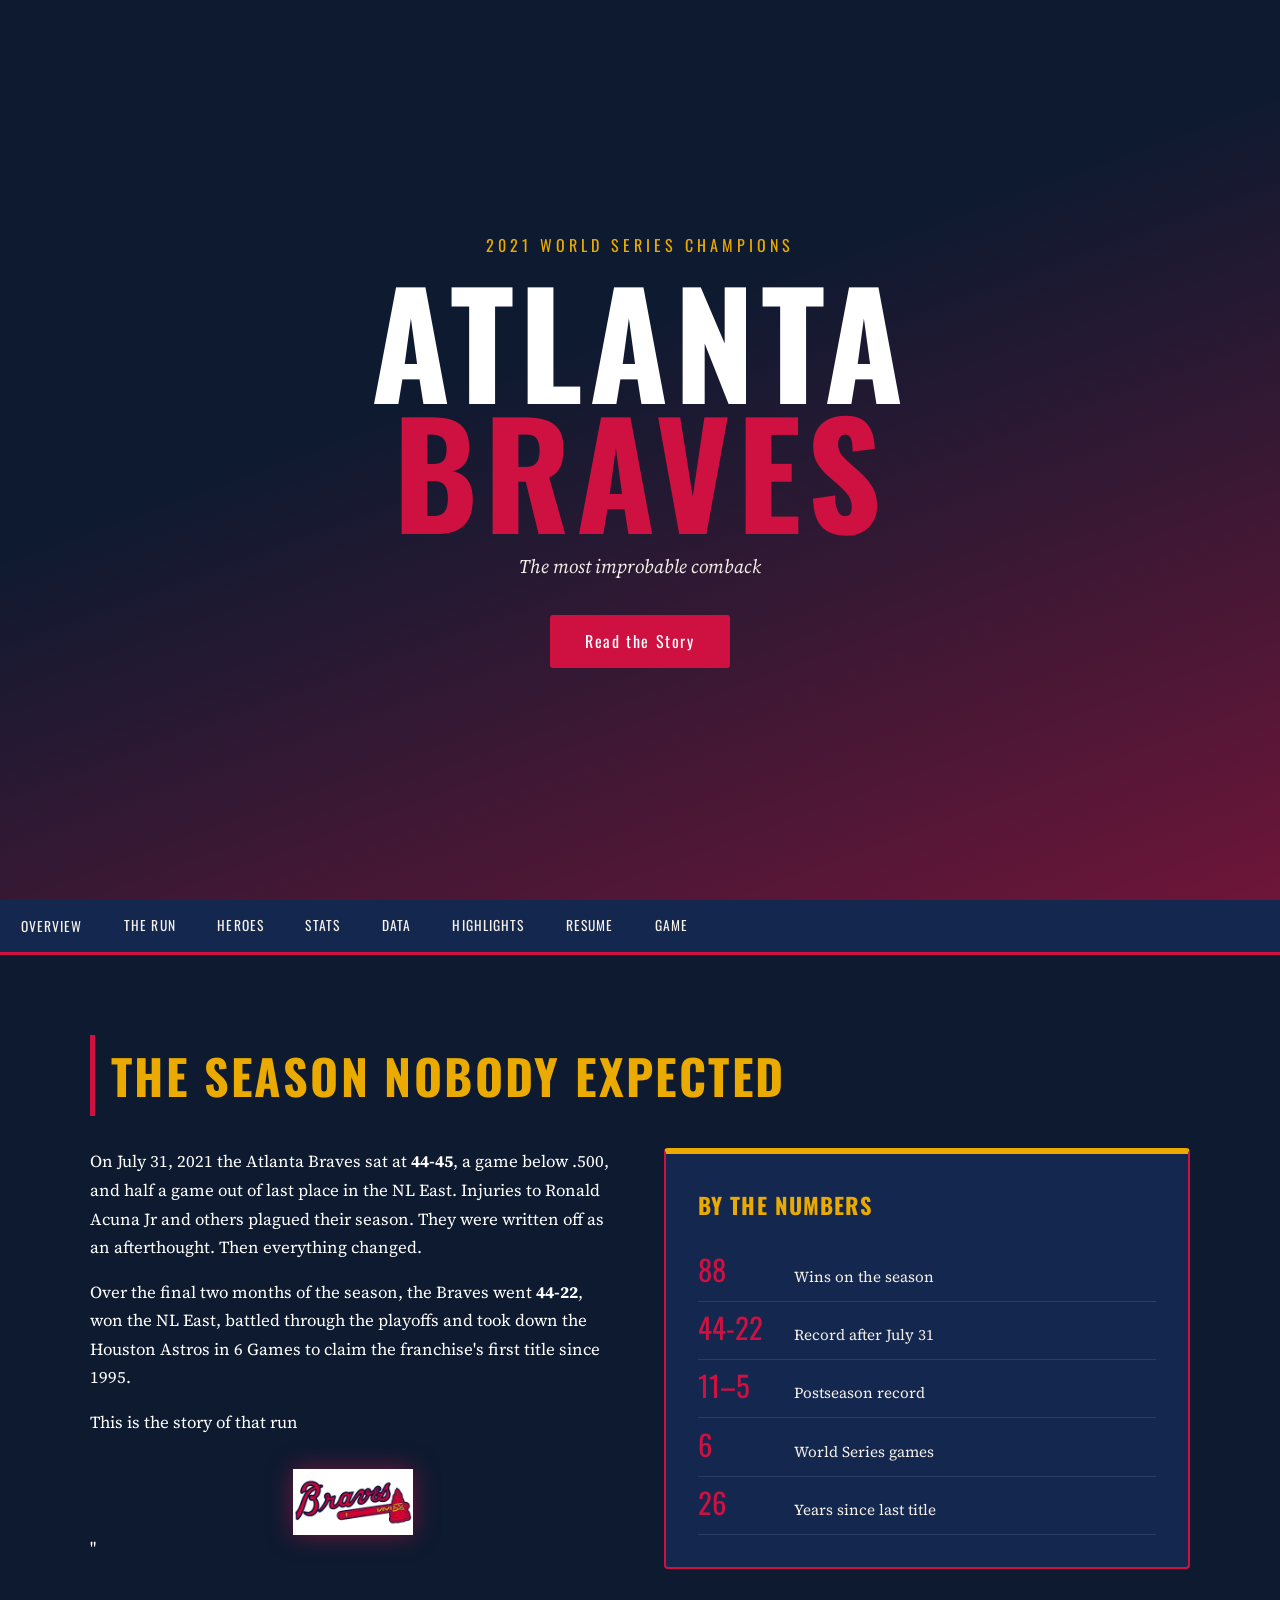
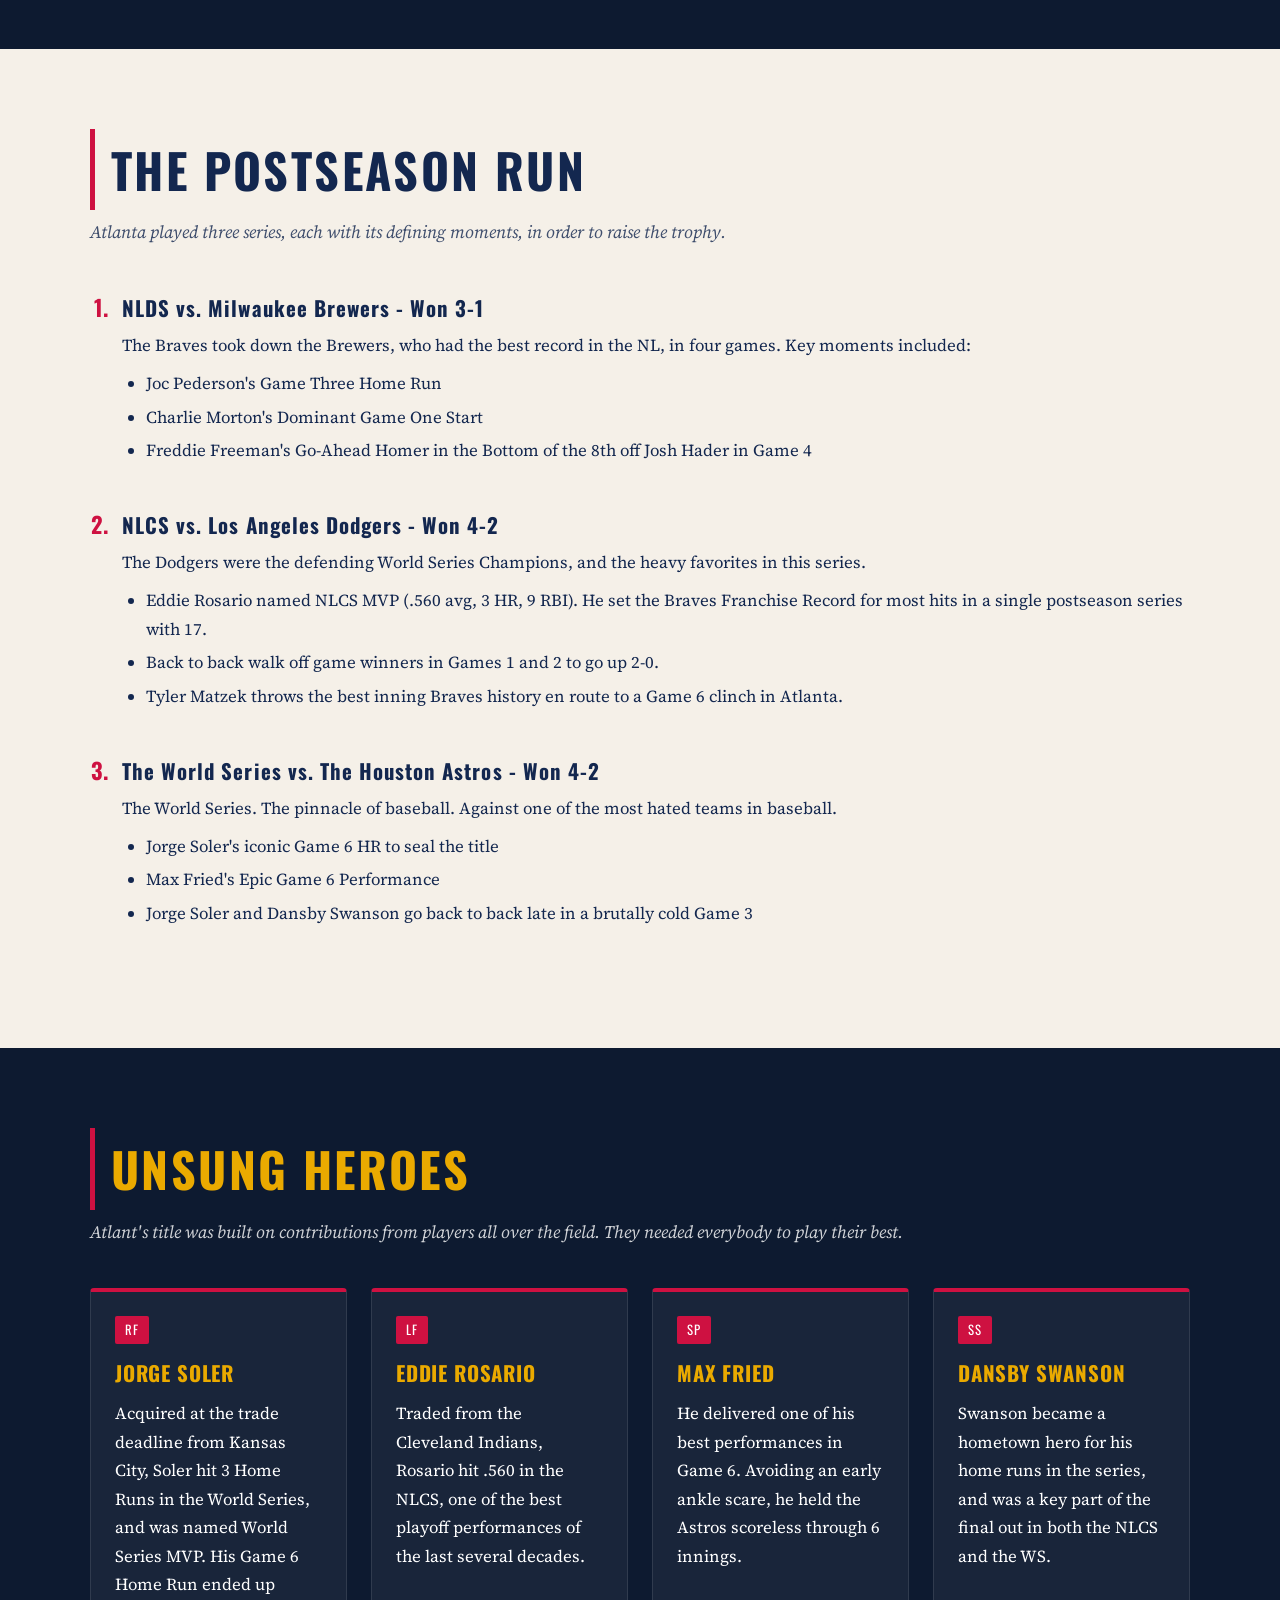
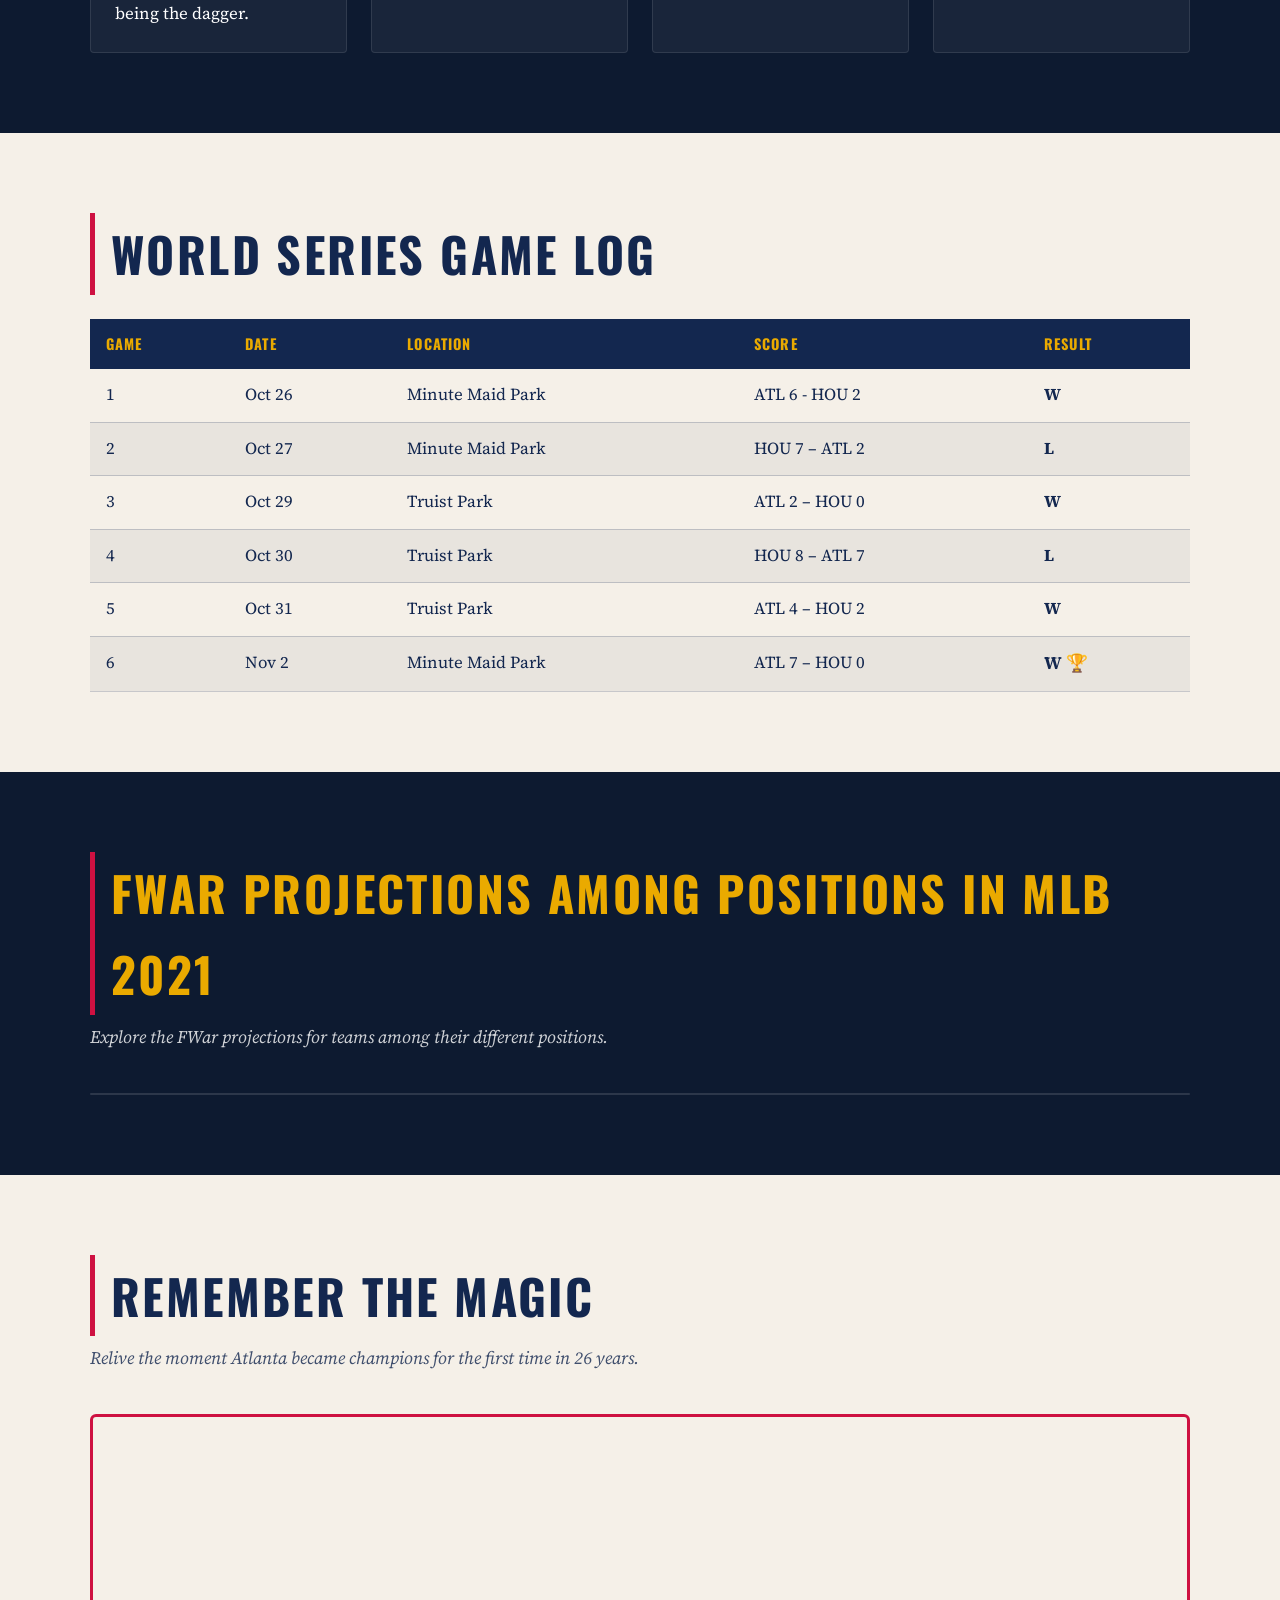
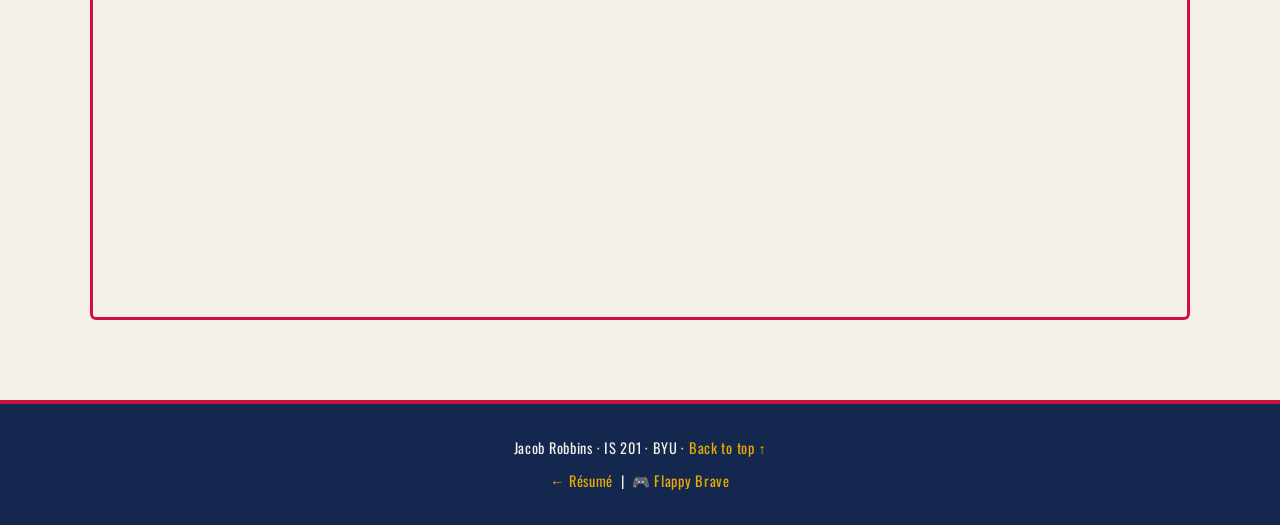
<file: braves.html>
<!DOCTYPE html>
<html lang="en">
<head>
    <meta charset="UTF-8">
    <meta name="viewport" content="width=device-width, initial-scale=1.0">
    <title>2021 Atlanta Braves - World Series Champions</title>
    <link rel="stylesheet" href="css/braves.css"/>
    <link href="https://fonts.googleapis.com/css2?family=Oswald:wght@700&family=Source+Serif+4:ital,wght@0,400;0,600;1,400&display=swap" rel="stylesheet" />
</head>
<body>
    
    <!--Hero-->
    <div id="top" class="hero">
        <div class="hero-overlay"></div>
        <div class="hero-content">
            <p class="hero-eyebrow">2021 World Series Champions</p>
            <h1 class="hero-title">ATLANTA<br><span class="hero-accent">BRAVES</span></h1>
            <p class="hero-sub">The most improbable comback</p>
            <a href="#overview" class="hero-btn">Read the Story</a>
        </div>
    </div>

    <!--NAV-->
    <nav class="site-nav">
        <a href="#overview">Overview</a>
        <a href="#run">The Run</a>
        <a href="#heroes">Heroes</a>
        <a href="#stats">Stats</a>
        <a href="#tableau">Data</a>
        <a href="#video">Highlights</a>
        <a href="index.html">Resume</a>
        <a href="game.html">game</a>
    </nav>

    <!--OVERVIEW-->
    <section id="overview" class="section section-dark">
        <div class="container">
            <h2 class="section-title">The Season Nobody Expected</h2>
            <div class="two-col">
                <div>
                    <p>On July 31, 2021 the Atlanta Braves sat at <strong>44-45</strong>, a game below 
                    .500, and half a game out of last place in the NL East. Injuries to Ronald Acuna Jr
                    and others plagued their season. They were written off as an afterthought. Then everything changed.</p>
                    <p>Over the final two months of the season, the Braves went <strong>44-22</strong>, won the 
                    NL East, battled through the playoffs and took down the Houston Astros in 6 Games
                    to claim the franchise's first title since 1995.</p>
                    <p>This is the story of that run</p>
                    <img src="assets/img/braves logo.webp" alt="Atlanta Braves logo" class="braves-logo" />"
                </div>
                <div class="callout-box">
                    <h3>By The Numbers</h3>
                    <ul class="stat-list">
                        <li><span class="stat-num">88</span> <span class="stat-label">Wins on the season</span></li>
                        <li><span class="stat-num">44-22</span> <span class="stat-label">Record after July 31</span></li>
                         <li><span class="stat-num">11–5</span> <span class="stat-label">Postseason record</span></li>
                        <li><span class="stat-num">6</span> <span class="stat-label">World Series games</span></li>
                        <li><span class="stat-num">26</span> <span class="stat-label">Years since last title</span></li>
                    </ul>
                </div>
            </div>
        </div>
    </section>

    <!--THE RUN-->
<section id="run" class="section section-light">
    <div class="container">
        <h2 class="section-title dark-title">The Postseason Run</h2>
        <p class="section-intro">Atlanta played three series, each with its defining moments, in order to raise the trophy.</p>

        <!--Ordered list with the nested unordered list-->
        <ol class="series-list" >
            <li>
                <h3>NLDS vs. Milwaukee Brewers - Won 3-1</h3>
                <p>The Braves took down the Brewers, who had the best record in the NL, in four games. Key moments included:</p>
                <ul>
                    <li>Joc Pederson's Game Three Home Run</li>
                    <li>Charlie Morton's Dominant Game One Start</li>
                    <li>Freddie Freeman's Go-Ahead Homer in the Bottom of the 8th off Josh Hader in Game 4</li>
                </ul>
            </li>
            <li>
                <h3>NLCS vs. Los Angeles Dodgers - Won 4-2</h3>
                <p>The Dodgers were the defending World Series Champions, and the heavy favorites in this series.</p>
                <ul>
                    <li>Eddie Rosario named NLCS MVP (.560 avg, 3 HR, 9 RBI). He set the Braves Franchise Record for most hits in a single postseason series with 17.</li>
                    <li>Back to back walk off game winners in Games 1 and 2 to go up 2-0.</li>
                    <li>Tyler Matzek throws the best inning Braves history en route to a Game 6 clinch in Atlanta.</li>
                </ul>
            </li>
            <li>
                <h3>The World Series vs. The Houston Astros - Won 4-2</h3>
                <p>The World Series. The pinnacle of baseball. Against one of the most hated teams in baseball.</p>
                <ul>
                    <li>Jorge Soler's iconic Game 6 HR to seal the title</li>
                    <li>Max Fried's Epic Game 6 Performance</li>
                    <li>Jorge Soler and Dansby Swanson go back to back late in a brutally cold Game 3</li>
                </ul>
            </li>
        </ol>
    </div>
</section>

<!--HEROES-->
<section id="heroes" class="section section-dark">
    <div class="container">
        <h2 class="section-title">Unsung Heroes</h2>
        <p class="section-intro">Atlant's title was built on contributions from players all over the field. They needed everybody to play their best.</p>
        <div class="cards-grid">
            <div class="player-card">
                <div class="player-pos">RF</div>
                <h3>Jorge Soler</h3>
                <p>Acquired at the trade deadline from Kansas City, Soler hit 3 Home Runs in the World Series, and was named World Series MVP. His Game 6 Home Run ended up being the dagger.</p>
            </div>
            <div class="player-card">
                <div class="player-pos">LF</div>
                <h3>Eddie Rosario</h3>
                <p>Traded from the Cleveland Indians, Rosario hit .560 in the NLCS, one of the best playoff performances of the last several decades.</p>
            </div>
            <div class="player-card">
                <div class="player-pos">SP</div>
                <h3>Max Fried</h3>
                <p>He delivered one of his best performances in Game 6. Avoiding an early ankle scare, he held the Astros scoreless through 6 innings.</p>
            </div>
            <div class="player-card">
                <div class="player-pos">SS</div>
                <h3>Dansby Swanson</h3>
                <p>Swanson became a hometown hero for his home runs in the series, and was a key part of the final out in both the NLCS and the WS.</p>
            </div>
        </div>
    </div>
</section>

<!--STATS ANCHOR-->
<section id="stats" class="section section-light">
    <div class="container">
        <h2 class="section-title dark-title">World Series Game Log</h2>
        <table class="stats-table">
            <thead>
                <tr>
                    <th>Game</th>
                    <th>Date</th>
                    <th>Location</th>
                    <th>Score</th>
                    <th>Result</th>
                </tr>
            </thead>
            <tbody>
                <tr><td>1</td><td>Oct 26</td><td>Minute Maid Park</td><td>ATL 6 - HOU 2</td><td class="win">W</td></tr>
                 <tr><td>2</td><td>Oct 27</td><td>Minute Maid Park</td><td>HOU 7 – ATL 2</td><td class="loss">L</td></tr>
                    <tr><td>3</td><td>Oct 29</td><td>Truist Park</td><td>ATL 2 – HOU 0</td><td class="win">W</td></tr>
                    <tr><td>4</td><td>Oct 30</td><td>Truist Park</td><td>HOU 8 – ATL 7</td><td class="loss">L</td></tr>
                    <tr><td>5</td><td>Oct 31</td><td>Truist Park</td><td>ATL 4 – HOU 2</td><td class="win">W</td></tr>
                    <tr><td>6</td><td>Nov 2</td><td>Minute Maid Park</td><td>ATL 7 – HOU 0</td><td class="win champ">W 🏆</td></tr>
            </tbody>
        </table>
    </div>
</section>


<!--TABLEAU-->
<section id="tableau" class="section section-dark">
    <div class="container">
        <h2 class="section-title">FWar Projections among positions in MLB 2021</h2>
        <p class="section-intro">Explore the FWar projections for teams among their different positions.</p>
        <div class="tableau-wrapper">
<div class='tableauPlaceholder' id='viz1776328588639' style='position: relative'><noscript><a href='#'>
    <img alt='Sheet 2 ' src='https:&#47;&#47;public.tableau.com&#47;static&#47;images&#47;89&#47;89YZHZ58P&#47;1_rss.png' 
        style='border: none' /></a></noscript><object class='tableauViz'  style='display:none;'><param name='host_url' 
        value='https%3A%2F%2Fpublic.tableau.com%2F' /> <param name='embed_code_version' value='3' /> <param name='path' 
        value='shared&#47;89YZHZ58P' /> <param name='toolbar' value='yes' /><param name='static_image'
        value='https:&#47;&#47;public.tableau.com&#47;static&#47;images&#47;89&#47;89YZHZ58P&#47;1.png' /> <param
        name='animate_transition' value='yes' /><param name='display_static_image' value='yes' /><param name='display_spinner' 
        value='yes' /><param name='display_overlay' value='yes' /><param name='display_count' value='yes' /><param name='language' value='en-US' /></object></div>                <script type='text/javascript'>                    var divElement = document.getElementById('viz1776328588639');                    var vizElement = divElement.getElementsByTagName('object')[0];                    vizElement.style.width='100%';vizElement.style.height=(divElement.offsetWidth*0.75)+'px';                    var scriptElement = document.createElement('script');                    scriptElement.src = 'https://public.tableau.com/javascripts/api/viz_v1.js';                    vizElement.parentNode.insertBefore(scriptElement, vizElement);                </script>
        </div>
    </div>
</section>

<!--VIDEO-->
<section id="video" class="section section-light">
        <div class="container">
            <h2 class="section-title dark-title">Remember the Magic</h2>
            <p class="section-intro">Relive the moment Atlanta became champions for the first time in 26 years.</p>
            <div class="video-wrapper">
                <iframe
                    width="100%"
                    height="500"
                    src="https://www.youtube.com/embed/X8XLvEsgmy4"
                    title="2021 Atlanta Braves World Series Highlights"
                    frameborder="0"
                    allow="accelerometer; autoplay; clipboard-write; encrypted-media; gyroscope; picture-in-picture"
                    allowfullscreen>
                </iframe>
            </div>
        </div>
    </section>
 
    <!-- ===== FOOTER ===== -->
    <footer class="site-footer">
        <p>Jacob Robbins · IS 201 · BYU · <a href="#top">Back to top ↑</a></p>
        <p><a href="index.html">← Résumé</a> &nbsp;|&nbsp; <a href="game.html">🎮 Flappy Brave</a></p>
    </footer>

</body>
</html>
</file>
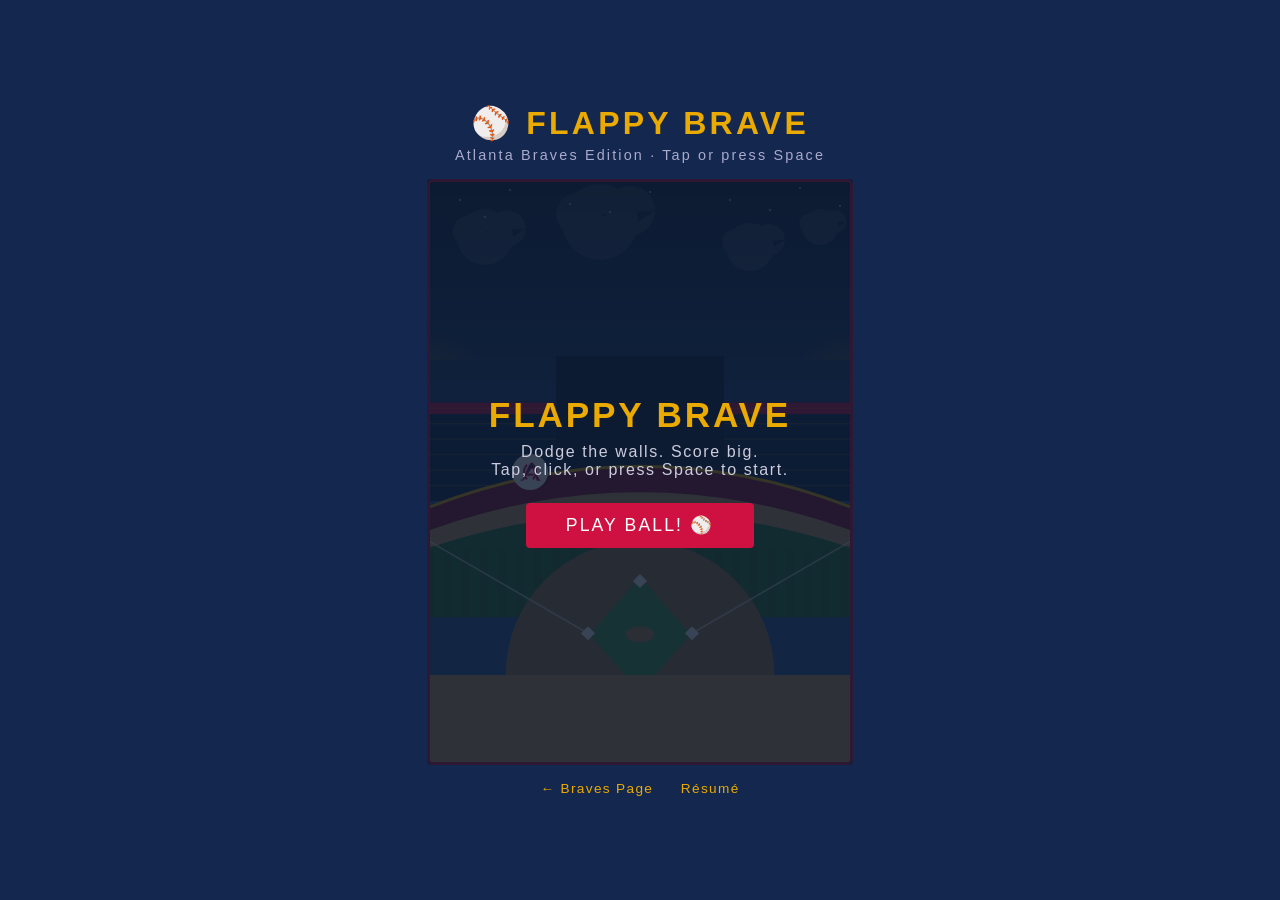
<file: game.html>
<!DOCTYPE html>
<html lang="en">
<head>
    <meta charset="UTF-8" />
    <meta name="viewport" content="width=device-width, initial-scale=1.0" />
    <title>Flappy Brave – Atlanta Braves Edition</title>
    <style>
        /* ---- Reset & Base ---- */
        *, *::before, *::after { box-sizing: border-box; margin: 0; padding: 0; }

        @import url('https://fonts.googleapis.com/css2?family=Oswald:wght@700&display=swap');

        body {
            background: #13274F;
            display: flex;
            flex-direction: column;
            align-items: center;
            justify-content: center;
            min-height: 100vh;
            font-family: 'Oswald', 'Arial Black', sans-serif;
            color: #fff;
            overflow: hidden;
        }

        h1 {
            font-size: 2rem;
            letter-spacing: 0.1em;
            color: #EAAA00;
            text-transform: uppercase;
            margin-bottom: 0.3rem;
        }
        .subtitle {
            font-size: 0.9rem;
            color: #aac;
            letter-spacing: 0.15em;
            margin-bottom: 1rem;
        }

        #game-wrapper {
            position: relative;
        }

        canvas {
            display: block;
            border: 3px solid #CE1141;
            border-radius: 6px;
            cursor: pointer;
        }

        /* Overlay for start / game-over */
        #overlay {
            position: absolute;
            inset: 0;
            background: rgba(13,26,48,0.82);
            display: flex;
            flex-direction: column;
            align-items: center;
            justify-content: center;
            border-radius: 4px;
        }

        #overlay h2 {
            font-size: 2.2rem;
            color: #EAAA00;
            letter-spacing: 0.08em;
            text-transform: uppercase;
            text-align: center;
        }
        #overlay p {
            color: #ccd;
            font-size: 1rem;
            letter-spacing: 0.1em;
            margin: 0.5rem 0 1.5rem;
            text-align: center;
        }
        #overlay .score-display {
            font-size: 3rem;
            color: #fff;
            margin: 0.3rem 0;
        }
        #overlay .best-display {
            font-size: 1rem;
            color: #EAAA00;
            margin-bottom: 1.2rem;
        }
        #overlay button {
            background: #CE1141;
            color: #fff;
            border: none;
            font-family: inherit;
            font-size: 1.1rem;
            letter-spacing: 0.12em;
            text-transform: uppercase;
            padding: 0.75rem 2.5rem;
            border-radius: 4px;
            cursor: pointer;
            transition: background 0.15s, transform 0.1s;
        }
        #overlay button:hover {
            background: #EAAA00;
            color: #13274F;
            transform: scale(1.04);
        }

        #live-score {
            position: absolute;
            top: 12px;
            left: 50%;
            transform: translateX(-50%);
            font-size: 2.2rem;
            color: #fff;
            text-shadow: 0 2px 6px rgba(0,0,0,0.6);
            pointer-events: none;
        }

        .nav-links {
            margin-top: 1rem;
            font-size: 0.85rem;
            letter-spacing: 0.1em;
        }
        .nav-links a {
            color: #EAAA00;
            text-decoration: none;
            margin: 0 0.7rem;
        }
        .nav-links a:hover { text-decoration: underline; }
    </style>
</head>
<body>

<h1>⚾ Flappy Brave</h1>
<p class="subtitle">Atlanta Braves Edition · Tap or press Space</p>

<div id="game-wrapper">
    <canvas id="gameCanvas" width="420" height="580"></canvas>
    <div id="live-score"></div>

    <div id="overlay">
        <h2 id="overlay-title">Flappy Brave</h2>
        <p id="overlay-msg">Dodge the walls. Score big.<br>Tap, click, or press Space to start.</p>
        <div class="score-display" id="overlay-score" style="display:none"></div>
        <div class="best-display" id="overlay-best" style="display:none"></div>
        <button id="startBtn">Play Ball! ⚾</button>
    </div>
</div>

<div class="nav-links">
    <a href="braves.html">← Braves Page</a>
    <a href="index.html">Résumé</a>
</div>

<script>
// ---- Canvas setup ----
const canvas = document.getElementById('gameCanvas');
const ctx = canvas.getContext('2d');
const W = canvas.width, H = canvas.height;

// ---- Game state ----
let state = 'idle'; // idle | playing | dead
let bird, pipes, frameCount, score, bestScore = 0;

// ---- Constants ----
const GRAVITY    = 0.38;
const FLAP       = -6.5;
const PIPE_W     = 60;
const GAP        = 195;
const PIPE_SPEED = 2.8;
const PIPE_INT   = 90; // frames between pipes
const BIRD_R     = 18; // bird radius (drawn as tomahawk / baseball)

function initGame() {
    bird = { x: 100, y: H / 2, vy: 0, rotation: 0 };
    pipes = [];
    frameCount = 0;
    score = 0;
    document.getElementById('live-score').textContent = '';
}

// ---- Input ----
function flap() {
    if (state === 'playing') {
        bird.vy = FLAP;
    }
}
document.addEventListener('keydown', e => {
    if (e.code === 'Space') { e.preventDefault(); flap(); }
});
canvas.addEventListener('click', flap);
canvas.addEventListener('touchstart', e => { e.preventDefault(); flap(); }, { passive: false });

document.getElementById('startBtn').addEventListener('click', () => {
    document.getElementById('overlay').style.display = 'none';
    initGame();
    state = 'playing';
    requestAnimationFrame(loop);
});

// ---- Drawing helpers ----

// Draw Truist Park stadium background
function drawBackground() {
    // Sky — evening/game-time feel in Braves navy tones
    const sky = ctx.createLinearGradient(0, 0, 0, H * 0.6);
    sky.addColorStop(0, '#0d1f3c');
    sky.addColorStop(0.5, '#1a3a6b');
    sky.addColorStop(1, '#2e5fa3');
    ctx.fillStyle = sky;
    ctx.fillRect(0, 0, W, H);

    // Stars in the upper sky
    ctx.fillStyle = 'rgba(255,255,255,0.7)';
    [[30,18],[80,8],[140,22],[220,10],[300,18],[370,6],[410,24],[55,35],[180,30],[340,28]].forEach(([sx,sy]) => {
        ctx.beginPath();
        ctx.arc(sx, sy, 1, 0, Math.PI*2);
        ctx.fill();
    });

    // Clouds (subtle, night-ish)
    ctx.fillStyle = 'rgba(255,255,255,0.12)';
    [[55,55,28],[170,40,38],[320,65,24],[390,45,18]].forEach(([x,y,r]) => {
        ctx.beginPath();
        ctx.arc(x, y, r, 0, Math.PI*2);
        ctx.arc(x+r*0.8, y-r*0.3, r*0.65, 0, Math.PI*2);
        ctx.arc(x-r*0.6, y-r*0.2, r*0.55, 0, Math.PI*2);
        ctx.fill();
    });

    // Left stand — navy
    ctx.fillStyle = '#13274F';
    ctx.beginPath();
    ctx.moveTo(0, H*0.38);
    ctx.lineTo(0, H*0.55);
    ctx.lineTo(W*0.38, H*0.55);
    ctx.lineTo(W*0.42, H*0.38);
    ctx.closePath();
    ctx.fill();
    // Left stand red accent stripe
    ctx.fillStyle = '#CE1141';
    ctx.beginPath();
    ctx.moveTo(0, H*0.38);
    ctx.lineTo(W*0.42, H*0.38);
    ctx.lineTo(W*0.41, H*0.40);
    ctx.lineTo(0, H*0.40);
    ctx.closePath();
    ctx.fill();

    // Right stand — navy
    ctx.fillStyle = '#13274F';
    ctx.beginPath();
    ctx.moveTo(W, H*0.38);
    ctx.lineTo(W, H*0.55);
    ctx.lineTo(W*0.62, H*0.55);
    ctx.lineTo(W*0.58, H*0.38);
    ctx.closePath();
    ctx.fill();
    // Right stand red accent stripe
    ctx.fillStyle = '#CE1141';
    ctx.beginPath();
    ctx.moveTo(W, H*0.38);
    ctx.lineTo(W*0.58, H*0.38);
    ctx.lineTo(W*0.59, H*0.40);
    ctx.lineTo(W, H*0.40);
    ctx.closePath();
    ctx.fill();

    // Seat rows left — gold tint to mimic stadium lights on seats
    ctx.strokeStyle = 'rgba(234,170,0,0.25)';
    ctx.lineWidth = 1;
    for (let i = 0; i < 6; i++) {
        const t = i / 6;
        ctx.beginPath();
        ctx.moveTo(0, H*0.39 + t*0.16*H);
        ctx.lineTo(W*0.38 - t*0.04*W, H*0.39 + t*0.16*H);
        ctx.stroke();
    }
    // Seat rows right
    for (let i = 0; i < 6; i++) {
        const t = i / 6;
        ctx.beginPath();
        ctx.moveTo(W, H*0.39 + t*0.16*H);
        ctx.lineTo(W*0.62 + t*0.04*W, H*0.39 + t*0.16*H);
        ctx.stroke();
    }

    // Stadium lights glow (top corners of stands)
    const glowL = ctx.createRadialGradient(0, H*0.36, 0, 0, H*0.36, 60);
    glowL.addColorStop(0, 'rgba(234,170,0,0.35)');
    glowL.addColorStop(1, 'rgba(234,170,0,0)');
    ctx.fillStyle = glowL;
    ctx.fillRect(0, H*0.1, 120, 120);
    const glowR = ctx.createRadialGradient(W, H*0.36, 0, W, H*0.36, 60);
    glowR.addColorStop(0, 'rgba(234,170,0,0.35)');
    glowR.addColorStop(1, 'rgba(234,170,0,0)');
    ctx.fillStyle = glowR;
    ctx.fillRect(W-120, H*0.1, 120, 120);

    // Center field batter's eye — dark navy
    ctx.fillStyle = '#0d1f3c';
    ctx.fillRect(W*0.3, H*0.3, W*0.4, H*0.28);

    // Outfield wall — Braves red
    ctx.fillStyle = '#8b0f2a';
    ctx.beginPath();
    ctx.moveTo(0, H*0.56);
    ctx.quadraticCurveTo(W*0.5, H*0.42, W, H*0.56);
    ctx.lineTo(W, H*0.62);
    ctx.quadraticCurveTo(W*0.5, H*0.48, 0, H*0.62);
    ctx.closePath();
    ctx.fill();
    // Wall top stripe gold
    ctx.strokeStyle = '#EAAA00';
    ctx.lineWidth = 3;
    ctx.beginPath();
    ctx.moveTo(0, H*0.56);
    ctx.quadraticCurveTo(W*0.5, H*0.42, W, H*0.56);
    ctx.stroke();

    // Warning track
    ctx.fillStyle = '#c8a060';
    ctx.beginPath();
    ctx.moveTo(0, H*0.6);
    ctx.quadraticCurveTo(W*0.5, H*0.47, W, H*0.6);
    ctx.lineTo(W, H*0.65);
    ctx.quadraticCurveTo(W*0.5, H*0.52, 0, H*0.65);
    ctx.closePath();
    ctx.fill();

    // Outfield grass — bright stadium-lit
    ctx.fillStyle = '#2e7d32';
    ctx.beginPath();
    ctx.moveTo(0, H*0.63);
    ctx.quadraticCurveTo(W*0.5, H*0.51, W, H*0.63);
    ctx.lineTo(W, H*0.75);
    ctx.lineTo(0, H*0.75);
    ctx.closePath();
    ctx.fill();
    // Mowing pattern stripes
    ctx.strokeStyle = 'rgba(0,0,0,0.08)';
    ctx.lineWidth = 8;
    for (let s = 0; s < W; s += 18) {
        ctx.beginPath();
        ctx.moveTo(s, H*0.63);
        ctx.lineTo(s, H*0.75);
        ctx.stroke();
    }

    // Infield dirt
    ctx.fillStyle = '#a0784a';
    ctx.beginPath();
    ctx.arc(W*0.5, H*0.85, W*0.32, Math.PI, 0);
    ctx.closePath();
    ctx.fill();

    // Infield grass diamond — bright lit green
    ctx.fillStyle = '#43a047';
    ctx.beginPath();
    ctx.moveTo(W*0.5, H*0.68);
    ctx.lineTo(W*0.62, H*0.78);
    ctx.lineTo(W*0.5, H*0.88);
    ctx.lineTo(W*0.38, H*0.78);
    ctx.closePath();
    ctx.fill();

    // Pitcher's mound
    ctx.fillStyle = '#b89050';
    ctx.beginPath();
    ctx.ellipse(W*0.5, H*0.78, 14, 8, 0, 0, Math.PI*2);
    ctx.fill();

    // Bases
    ctx.fillStyle = '#ffffff';
    [[W*0.5,H*0.688],[W*0.624,H*0.778],[W*0.5,H*0.868],[W*0.376,H*0.778]].forEach(([bx,by]) => {
        ctx.save();
        ctx.translate(bx, by);
        ctx.rotate(Math.PI/4);
        ctx.fillRect(-5, -5, 10, 10);
        ctx.restore();
    });

    // Ground
    ctx.fillStyle = '#c8a060';
    ctx.fillRect(0, H*0.85, W, H*0.15);

    // Foul lines
    ctx.strokeStyle = 'rgba(255,255,255,0.6)';
    ctx.lineWidth = 1.5;
    ctx.beginPath();
    ctx.moveTo(W*0.376, H*0.778);
    ctx.lineTo(0, H*0.62);
    ctx.stroke();
    ctx.beginPath();
    ctx.moveTo(W*0.624, H*0.778);
    ctx.lineTo(W, H*0.62);
    ctx.stroke();
}

// Draw baseball bats as obstacles
function drawPipe(x, topH, botY) {
    const batW = 22;   // barrel width
    const handleW = 7;
    const knobW = 11;
    const cx = x + PIPE_W / 2; // center x of the pipe slot

    // ---- TOP BAT (pointing down, knob at top, barrel at bottom) ----
    ctx.save();
    // Knob
    ctx.fillStyle = '#f5e6c8';
    ctx.beginPath();
    ctx.ellipse(cx, 6, knobW/2, 5, 0, 0, Math.PI*2);
    ctx.fill();
    // Handle
    const handleLen = Math.max(0, topH - 30);
    ctx.fillStyle = '#d4a055';
    ctx.fillRect(cx - handleW/2, 10, handleW, handleLen);
    // Barrel taper
    const taperStart = 10 + handleLen;
    ctx.beginPath();
    ctx.moveTo(cx - handleW/2, taperStart);
    ctx.lineTo(cx - batW/2, taperStart + 12);
    ctx.lineTo(cx - batW/2, topH);
    ctx.lineTo(cx + batW/2, topH);
    ctx.lineTo(cx + batW/2, taperStart + 12);
    ctx.lineTo(cx + handleW/2, taperStart);
    ctx.closePath();
    ctx.fillStyle = '#c8903a';
    ctx.fill();
    // Wood grain lines on barrel
    ctx.strokeStyle = 'rgba(0,0,0,0.15)';
    ctx.lineWidth = 1;
    for (let g = 0; g < 3; g++) {
        ctx.beginPath();
        ctx.moveTo(cx - batW/2 + 3 + g*3, taperStart + 14);
        ctx.lineTo(cx - batW/2 + 3 + g*3, topH - 2);
        ctx.stroke();
    }
    // Barrel end cap
    ctx.fillStyle = '#b07828';
    ctx.beginPath();
    ctx.ellipse(cx, topH, batW/2, 4, 0, 0, Math.PI*2);
    ctx.fill();
    // Tape on handle
    ctx.fillStyle = '#222222';
    ctx.fillRect(cx - handleW/2 - 1, 12, handleW + 2, 16);
    ctx.restore();

    // ---- BOTTOM BAT (pointing up, knob at bottom, barrel at top) ----
    ctx.save();
    const botEnd = H - 40; // ground
    const batTotalH = botEnd - botY;
    // Barrel at top
    ctx.fillStyle = '#c8903a';
    ctx.beginPath();
    ctx.ellipse(cx, botY, batW/2, 4, 0, 0, Math.PI*2);
    ctx.fill();
    ctx.fillRect(cx - batW/2, botY, batW, Math.min(20, batTotalH));
    // Taper into handle
    const taperEnd = botY + Math.min(20, batTotalH);
    const handleStart = taperEnd + 10;
    if (handleStart < botEnd - 20) {
        ctx.beginPath();
        ctx.moveTo(cx - batW/2, taperEnd);
        ctx.lineTo(cx - handleW/2, handleStart);
        ctx.lineTo(cx - handleW/2, botEnd - 14);
        ctx.lineTo(cx + handleW/2, botEnd - 14);
        ctx.lineTo(cx + handleW/2, handleStart);
        ctx.lineTo(cx + batW/2, taperEnd);
        ctx.closePath();
        ctx.fillStyle = '#d4a055';
        ctx.fill();
        // Wood grain
        ctx.strokeStyle = 'rgba(0,0,0,0.12)';
        ctx.lineWidth = 1;
        for (let g = 0; g < 3; g++) {
            ctx.beginPath();
            ctx.moveTo(cx - batW/2 + 3 + g*3, botY + 2);
            ctx.lineTo(cx - batW/2 + 3 + g*3, taperEnd - 2);
            ctx.stroke();
        }
        // Tape
        ctx.fillStyle = '#222222';
        ctx.fillRect(cx - handleW/2 - 1, botEnd - 30, handleW + 2, 16);
        // Knob
        ctx.fillStyle = '#f5e6c8';
        ctx.beginPath();
        ctx.ellipse(cx, botEnd - 10, knobW/2, 5, 0, 0, Math.PI*2);
        ctx.fill();
    }
    ctx.restore();
}

// Draw baseball as bird
function drawBird(x, y, rot) {
    ctx.save();
    ctx.translate(x, y);
    ctx.rotate(rot);

    // Ball shadow
    ctx.fillStyle = 'rgba(0,0,0,0.2)';
    ctx.beginPath();
    ctx.ellipse(3, 4, BIRD_R, BIRD_R * 0.7, 0, 0, Math.PI * 2);
    ctx.fill();

    // Ball body
    ctx.fillStyle = '#ffffff';
    ctx.beginPath();
    ctx.arc(0, 0, BIRD_R, 0, Math.PI * 2);
    ctx.fill();

    // Ball seams (red stitching)
    ctx.strokeStyle = '#CE1141';
    ctx.lineWidth = 2;
    ctx.beginPath();
    ctx.arc(-4, 0, 10, -0.8, 0.8);
    ctx.stroke();
    ctx.beginPath();
    ctx.arc(4, 0, 10, Math.PI - 0.8, Math.PI + 0.8);
    ctx.stroke();

    // Braves script "A" — drawn to mimic the classic tomahawk-serif cap logo
    // Scaled to fit inside the ball. Origin is ball center (0,0).
    ctx.save();
    ctx.translate(0, 1);
    const sc = 0.72; // scale to fit in ball radius ~18
    ctx.scale(sc, sc);

    // ---- Outer A shape (navy fill) ----
    ctx.fillStyle = '#13274F';
    ctx.strokeStyle = '#CE1141';
    ctx.lineWidth = 1.2 / sc;
    ctx.beginPath();
    // Start bottom-left foot/serif
    ctx.moveTo(-13, 10);
    ctx.lineTo(-10, 10);
    // Left leg rising — curves inward slightly (script style)
    ctx.bezierCurveTo(-9, 8, -7, 3, -5, -1);
    // Up to the peak with a slight left-lean (script A leans right)
    ctx.bezierCurveTo(-3, -6, -1, -11, 1, -13);
    // Small top curl to the right (the "peak" of the script A)
    ctx.bezierCurveTo(2, -14, 4, -14, 4.5, -12);
    // Right leg descending
    ctx.bezierCurveTo(6, -7, 8, -1, 10, 5);
    // Bottom-right — script A has a longer right leg that curves out
    ctx.bezierCurveTo(11, 7, 12, 9, 13, 10);
    ctx.lineTo(10, 10);
    // Inner right leg going back up
    ctx.bezierCurveTo(9, 7, 7, 1, 5.5, -4);
    // Crossbar right connection
    ctx.bezierCurveTo(5, -6, 4, -7, 3, -7);
    // Crossbar notch
    ctx.bezierCurveTo(1.5, -7, 0, -5, -1, -3);
    // Crossbar left connection
    ctx.bezierCurveTo(-2.5, -1, -4, 1, -5, 3);
    // Inner left leg going down
    ctx.bezierCurveTo(-6, 5, -8, 8, -10, 10);
    ctx.closePath();
    ctx.fill();
    ctx.stroke();

    // ---- Crossbar (horizontal stroke through the middle) ----
    ctx.beginPath();
    ctx.moveTo(-3.5, 3.5);
    ctx.bezierCurveTo(-1, 1.5, 2, 1.5, 5, 2.5);
    ctx.lineWidth = 2.2 / sc;
    ctx.strokeStyle = '#CE1141';
    ctx.stroke();

    ctx.restore();
    ctx.restore();
}

// ---- Collision ----
function checkCollision() {
    const bx = bird.x, by = bird.y;
    // Ground / ceiling
    if (by + BIRD_R >= H - 40 || by - BIRD_R <= 0) return true;
    // Pipes — collision uses bat barrel width (14px), centered in PIPE_W slot
    const batHalf = 13;
    for (const p of pipes) {
        const pcx = p.x + PIPE_W / 2;
        if (bx + BIRD_R > pcx - batHalf && bx - BIRD_R < pcx + batHalf) {
            if (by - BIRD_R < p.topH || by + BIRD_R > p.botY) return true;
        }
    }
    return false;
}

// ---- Game loop ----
function loop() {
    if (state !== 'playing') return;

    frameCount++;

    // Bird physics
    bird.vy += GRAVITY;
    bird.y  += bird.vy;
    bird.rotation = Math.min(Math.max(bird.vy * 0.06, -0.5), 1.0);

    // Spawn pipes
    if (frameCount % PIPE_INT === 0) {
        const topH = 60 + Math.random() * (H - GAP - 140);
        pipes.push({ x: W, topH, botY: topH + GAP, passed: false });
    }

    // Move pipes & score
    for (const p of pipes) {
        p.x -= PIPE_SPEED;
        if (!p.passed && p.x + PIPE_W < bird.x) {
            p.passed = true;
            score++;
            document.getElementById('live-score').textContent = score;
        }
    }
    pipes = pipes.filter(p => p.x + PIPE_W > -10);

    // Collision
    if (checkCollision()) {
        state = 'dead';
        if (score > bestScore) bestScore = score;
        showGameOver();
        return;
    }

    // Draw
    drawBackground();
    pipes.forEach(p => drawPipe(p.x, p.topH, p.botY));
    drawBird(bird.x, bird.y, bird.rotation);

    requestAnimationFrame(loop);
}

function showGameOver() {
    const ov = document.getElementById('overlay');
    const medals = score >= 30 ? '🏆 WORLD CHAMPS!' : score >= 15 ? '🥈 Postseason Bound' : score >= 5 ? '⚾ Good At-Bat' : '😬 Ouch...';
    document.getElementById('overlay-title').textContent = 'Game Over';
    document.getElementById('overlay-msg').textContent = medals;
    document.getElementById('overlay-score').textContent = score;
    document.getElementById('overlay-score').style.display = 'block';
    document.getElementById('overlay-best').textContent = `Best: ${bestScore}`;
    document.getElementById('overlay-best').style.display = 'block';
    document.getElementById('startBtn').textContent = 'Try Again ⚾';
    ov.style.display = 'flex';
}

// ---- Initial static draw ----
drawBackground();
drawBird(100, H/2, 0);
</script>
</body>
</html>
</file>
<file: css/braves.css>
/*----
braves.css - Atlanta Braves 2021 World Series Page
Jacob Robbins * IS 201
----*/

/* ----- 1. CSS Reset & Variables ---- */
*, *::before, *::after {
    box-sizing: border-box;
    margin: 0;
    padding: 0;
}

:root {
    --navy: #13274F;
    --red:  #CE1141;
    --gold: #EAAA00;
    --cream:#F5F0E8;
    --dark: #0d1a30;
    --white:#ffffff;
    --font-display: 'Oswald', sans-serif;
    --font-body:    'Source Serif 4', Georgia, serif;
}

body{
    font-family: var(--font-body);
    font-size: 1.05rem;
    line-height: 1.7;
    color: var(--white);
    background-color: var(--dark);
}

/*----2. Hero Section ----*/
.hero{
    position: relative;
    min-height: 100vh;
    background: url(../assets/img/truistpark.jpg) center/cover no-repat;
    display: flex;
    align-items: center;
    justify-content: center;
    text-align: center;
}

.hero-overlay {
    position: absolute;
    inset: 0;
    background: linear-gradient(160deg, rgba(13,26,48,0.85) 40%, rgba(206,17,65,0.5) 100%);
}
 
.hero-content {
    position: relative;
    z-index: 2;
    padding: 2rem;
}
 
.hero-eyebrow {
    font-family: var(--font-display);
    font-size: 1rem;
    letter-spacing: 0.25em;
    text-transform: uppercase;
    color: var(--gold);
    margin-bottom: 1rem;
}
 
.hero-title {
    font-family: var(--font-display);
    font-size: clamp(3.5rem, 12vw, 9rem);
    line-height: 0.9;
    color: var(--white);
    text-transform: uppercase;
    letter-spacing: 0.04em;
    margin-bottom: 1rem;
}
 
.hero-accent {
    color: var(--red);
    display: block;
}
 
.hero-sub {
    font-size: 1.2rem;
    color: var(--cream);
    font-style: italic;
    margin-bottom: 2rem;
}
 
.hero-btn {
    display: inline-block;
    background: var(--red);
    color: var(--white);
    text-decoration: none;
    font-family: var(--font-display);
    font-size: 1rem;
    letter-spacing: 0.1em;
    padding: 0.8rem 2.2rem;
    border-radius: 3px;
    transition: background 0.2s, transform 0.2s;
}
 
.hero-btn:hover {
    background: var(--gold);
    color: var(--navy);
    transform: translateY(-2px);
}
 
/* ---- 3. Navigation ---- */
.site-nav {
    position: sticky;
    top: 0;
    z-index: 100;
    background: var(--navy);
    display: flex;
    flex-wrap: wrap;
    gap: 0;
    border-bottom: 3px solid var(--red);
}
 
.site-nav a {
    color: var(--cream);
    text-decoration: none;
    font-family: var(--font-display);
    font-size: 0.85rem;
    letter-spacing: 0.08em;
    text-transform: uppercase;
    padding: 0.9rem 1.3rem;
    transition: background 0.15s, color 0.15s;
}
 
.site-nav a:hover {
    background: var(--red);
    color: var(--white);
}
 
/* ---- 4. Sections ---- */
.section {
    padding: 5rem 1.5rem;
}
 
.section-dark {
    background-color: var(--dark);
    color: var(--white);
}
 
.section-light {
    background-color: var(--cream);
    color: var(--navy);
}
 
.container {
    max-width: 1100px;
    margin: 0 auto;
}
 
.section-title {
    font-family: var(--font-display);
    font-size: clamp(2rem, 5vw, 3rem);
    letter-spacing: 0.05em;
    text-transform: uppercase;
    color: var(--gold);
    margin-bottom: 0.5rem;
    border-left: 5px solid var(--red);
    padding-left: 1rem;
}
 
.dark-title {
    color: var(--navy);
    border-left-color: var(--red);
}
 
.section-intro {
    font-size: 1.1rem;
    font-style: italic;
    color: inherit;
    opacity: 0.8;
    margin-bottom: 2.5rem;
}
 
/* ---- 5. Two-column layout div ---- */
.two-col {
    display: grid;
    grid-template-columns: 1fr 1fr;
    gap: 3rem;
    align-items: start;
    margin-top: 2rem;
}
 
@media (max-width: 700px) {
    .two-col { grid-template-columns: 1fr; }
}
 
.two-col p {
    margin-bottom: 1rem;
}
 
/* ---- 6. Callout box div ---- */
.callout-box {
    background: var(--navy);
    border: 2px solid var(--red);
    border-top: 6px solid var(--gold);
    padding: 2rem;
    border-radius: 4px;
}
 
.callout-box h3 {
    font-family: var(--font-display);
    font-size: 1.4rem;
    color: var(--gold);
    letter-spacing: 0.05em;
    text-transform: uppercase;
    margin-bottom: 1.2rem;
}
 
.stat-list {
    list-style: none;
    padding: 0;
}
 
.stat-list li {
    display: flex;
    align-items: baseline;
    gap: 1rem;
    padding: 0.7rem 0;
    border-bottom: 1px solid rgba(255,255,255,0.1);
}
 
.stat-num {
    font-family: var(--font-display);
    font-size: 1.8rem;
    color: var(--red);
    min-width: 5rem;
    line-height: 1;
}
 
.stat-label {
    font-size: 0.95rem;
    color: var(--cream);
}
 
/* ---- 7. Braves logo image ---- */
.braves-logo {
    display: block;
    width: 120px;
    margin: 2rem auto 0;
    filter: drop-shadow(0 0 12px rgba(206,17,65,0.5));
}
 
/* ---- 8. Series list (ordered + nested unordered) ---- */
.series-list {
    list-style: decimal;
    padding-left: 1.5rem;
}
 
.series-list > li {
    margin-bottom: 2.5rem;
    padding-left: 0.5rem;
}
 
.series-list > li::marker {
    font-family: var(--font-display);
    font-size: 1.4rem;
    color: var(--red);
    font-weight: 700;
}
 
.series-list h3 {
    font-family: var(--font-display);
    font-size: 1.3rem;
    letter-spacing: 0.05em;
    color: var(--navy);
    margin-bottom: 0.4rem;
}
 
.series-list p {
    margin-bottom: 0.6rem;
    color: var(--navy);
}
 
.series-list ul {
    list-style: disc;
    padding-left: 1.5rem;
    color: var(--navy);
}
 
.series-list ul li {
    margin-bottom: 0.3rem;
}
 
/* ---- 9. Player cards div ---- */
.cards-grid {
    display: grid;
    grid-template-columns: repeat(auto-fit, minmax(220px, 1fr));
    gap: 1.5rem;
    margin-top: 1.5rem;
}
 
.player-card {
    background: rgba(255,255,255,0.05);
    border: 1px solid rgba(255,255,255,0.1);
    border-top: 4px solid var(--red);
    padding: 1.5rem;
    border-radius: 4px;
    transition: transform 0.2s, border-color 0.2s;
}
 
.player-card:hover {
    transform: translateY(-4px);
    border-top-color: var(--gold);
}
 
.player-pos {
    display: inline-block;
    background: var(--red);
    color: var(--white);
    font-family: var(--font-display);
    font-size: 0.8rem;
    letter-spacing: 0.1em;
    padding: 0.2rem 0.6rem;
    border-radius: 2px;
    margin-bottom: 0.7rem;
}
 
.player-card h3 {
    font-family: var(--font-display);
    font-size: 1.3rem;
    color: var(--gold);
    text-transform: uppercase;
    letter-spacing: 0.04em;
    margin-bottom: 0.6rem;
}
 
/* ---- 10. Stats table ---- */
.stats-table {
    width: 100%;
    border-collapse: collapse;
    font-family: var(--font-body);
    margin-top: 1.5rem;
}
 
.stats-table th {
    background: var(--navy);
    color: var(--gold);
    font-family: var(--font-display);
    letter-spacing: 0.08em;
    text-transform: uppercase;
    padding: 0.8rem 1rem;
    text-align: left;
    font-size: 0.9rem;
}
 
.stats-table td {
    padding: 0.75rem 1rem;
    border-bottom: 1px solid rgba(19,39,79,0.2);
    color: var(--navy);
}
 
.stats-table tr:nth-child(even) td {
    background: rgba(19,39,79,0.06);
}
 
.win  { color: #1a7c2e; font-weight: 700; }
.loss { color: var(--red); font-weight: 700; }
.champ { font-size: 1.1rem; }
 
/* ---- 11. Tableau wrapper ---- */
.tableau-wrapper {
    background: rgba(255,255,255,0.03);
    border: 1px solid rgba(255,255,255,0.1);
    border-radius: 4px;
    overflow: hidden;
    margin-top: 1rem;
}
 
/* ---- 12. Video wrapper ---- */
.video-wrapper {
    position: relative;
    border-radius: 6px;
    overflow: hidden;
    border: 3px solid var(--red);
    margin-top: 1rem;
}
 
.video-wrapper iframe {
    display: block;
}
 
/* ---- 13. Footer ---- */
.site-footer {
    background: var(--navy);
    color: var(--cream);
    text-align: center;
    padding: 2rem 1rem;
    font-family: var(--font-display);
    font-size: 0.9rem;
    letter-spacing: 0.05em;
    border-top: 4px solid var(--red);
}
 
.site-footer a {
    color: var(--gold);
    text-decoration: none;
}
 
.site-footer a:hover {
    text-decoration: underline;
}
 
.site-footer p + p {
    margin-top: 0.5rem;
}
</file>
